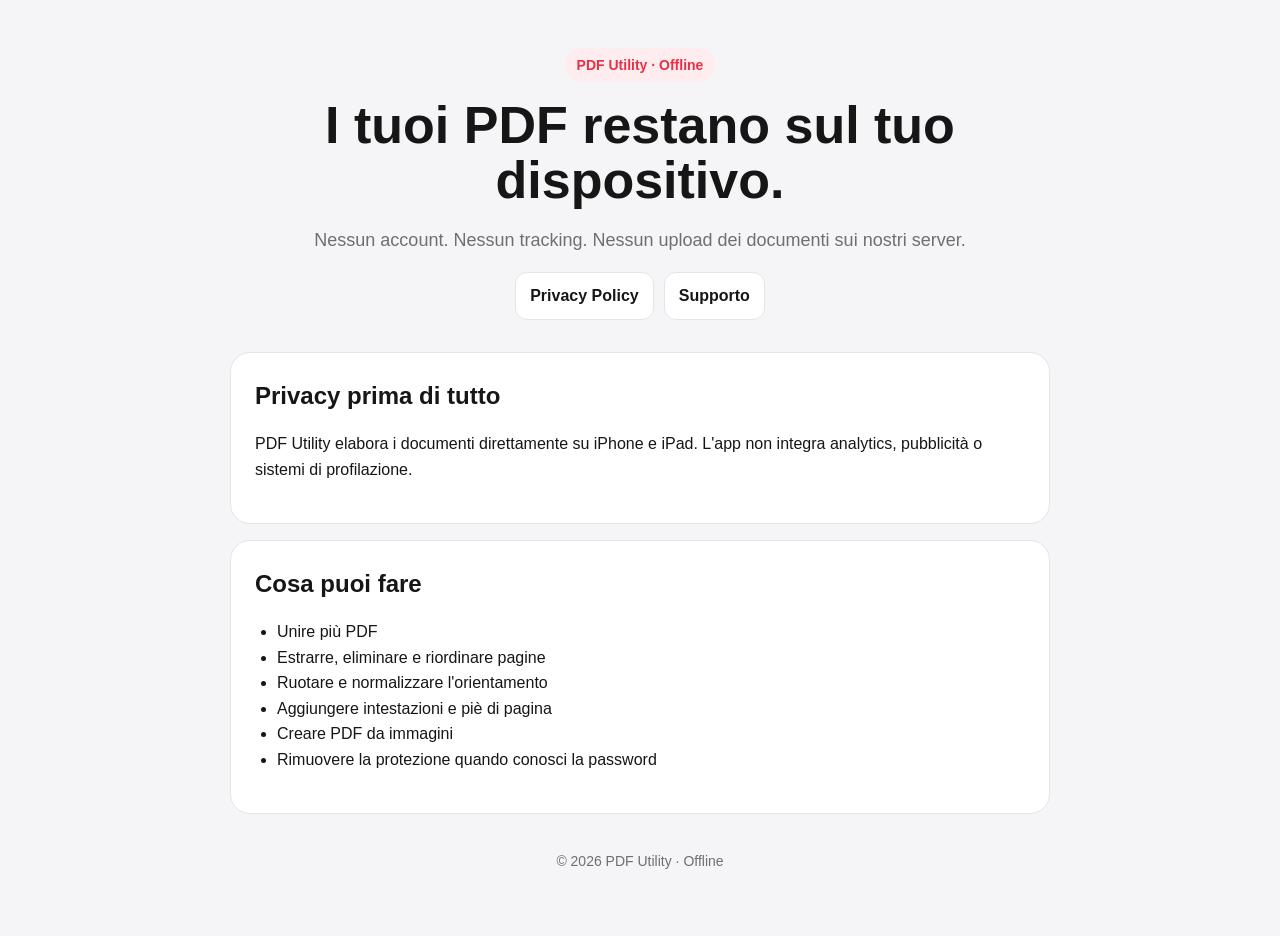
<file: index.html>
<!doctype html>
<html lang="it">
<head>
  <meta charset="utf-8">
  <meta name="viewport" content="width=device-width,initial-scale=1">
  <title>PDF Utility · Offline</title>
  <meta name="description" content="Strumenti PDF per iPhone e iPad. Nessun account, nessun tracking, nessun upload dei documenti.">
  <link rel="stylesheet" href="styles.css">
</head>
<body>
  <main class="wrap">
    <section class="hero">
      <span class="badge">PDF Utility · Offline</span>
      <h1>I tuoi PDF restano sul tuo dispositivo.</h1>
      <p class="subtitle">Nessun account. Nessun tracking. Nessun upload dei documenti sui nostri server.</p>
      <nav class="nav">
        <a href="privacy.html">Privacy Policy</a>
        <a href="support.html">Supporto</a>
      </nav>
    </section>

    <section class="card">
      <h2>Privacy prima di tutto</h2>
      <p>PDF Utility elabora i documenti direttamente su iPhone e iPad. L'app non integra analytics, pubblicità o sistemi di profilazione.</p>
    </section>

    <section class="card">
      <h2>Cosa puoi fare</h2>
      <ul>
        <li>Unire più PDF</li>
        <li>Estrarre, eliminare e riordinare pagine</li>
        <li>Ruotare e normalizzare l'orientamento</li>
        <li>Aggiungere intestazioni e piè di pagina</li>
        <li>Creare PDF da immagini</li>
        <li>Rimuovere la protezione quando conosci la password</li>
      </ul>
    </section>

    <footer class="footer">© 2026 PDF Utility · Offline</footer>
  </main>
</body>
</html>
</file>
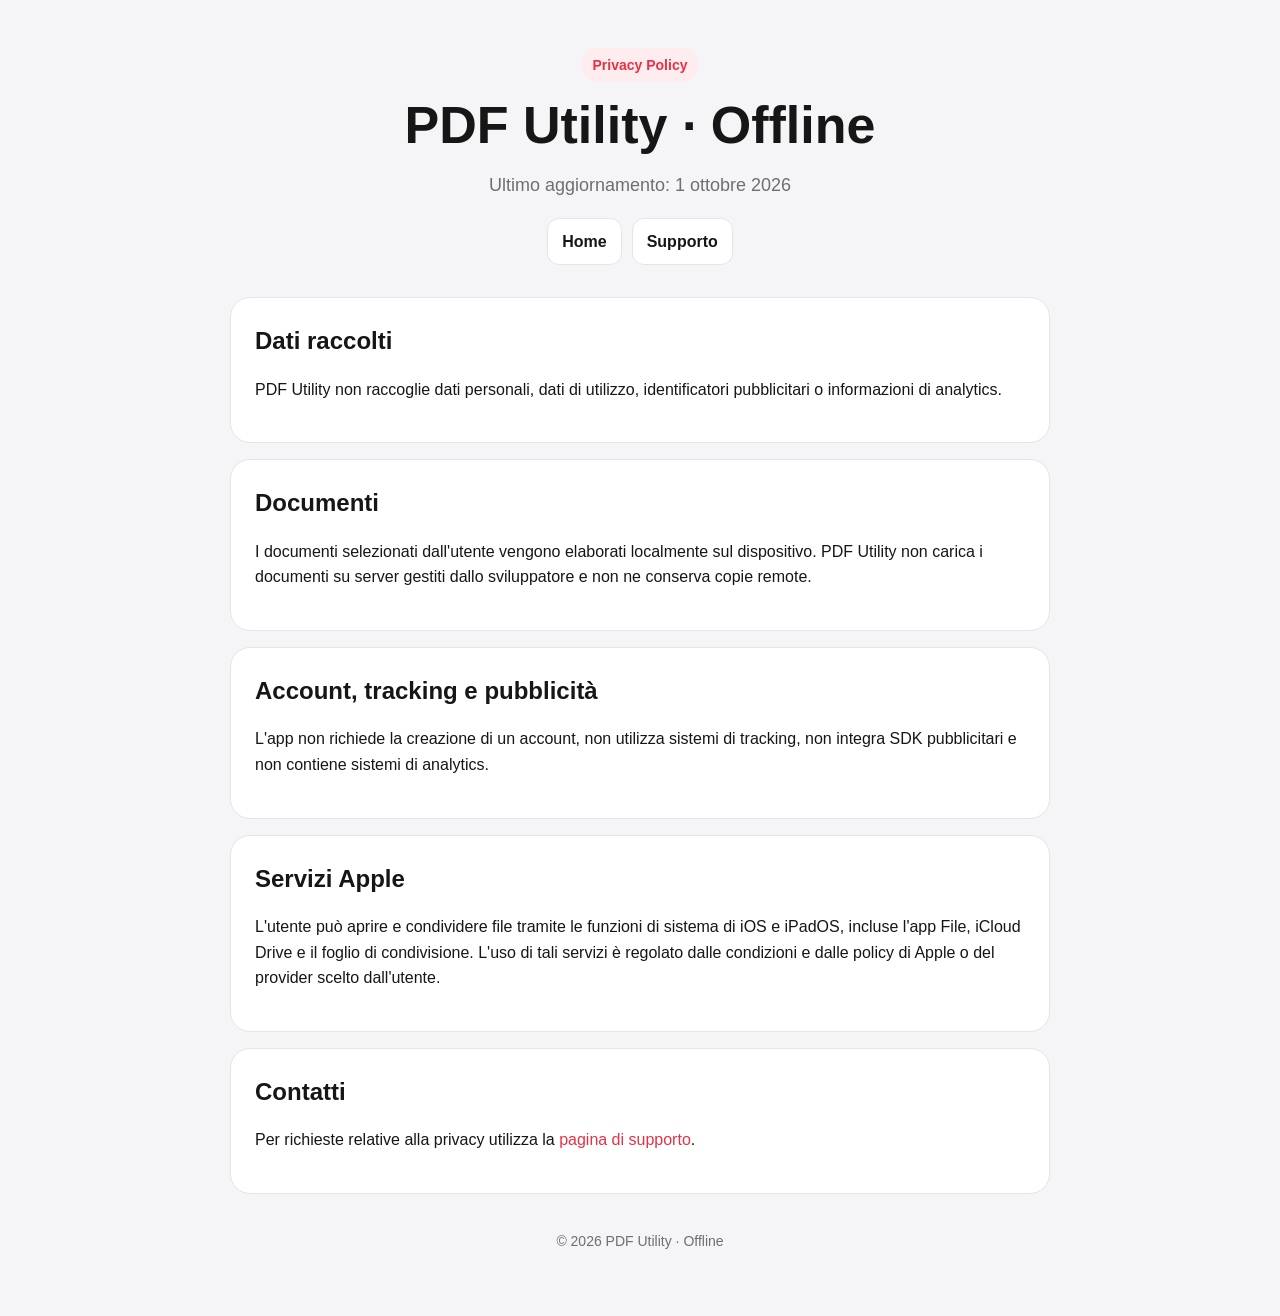
<file: privacy.html>
<!doctype html>
<html lang="it">
<head>
  <meta charset="utf-8">
  <meta name="viewport" content="width=device-width,initial-scale=1">
  <title>Privacy Policy — PDF Utility · Offline</title>
  <meta name="description" content="Privacy Policy di PDF Utility · Offline.">
  <link rel="stylesheet" href="styles.css">
</head>
<body>
  <main class="wrap">
    <section class="hero">
      <span class="badge">Privacy Policy</span>
      <h1>PDF Utility · Offline</h1>
      <p class="subtitle">Ultimo aggiornamento: 1 ottobre 2026</p>
      <nav class="nav">
        <a href="index.html">Home</a>
        <a href="support.html">Supporto</a>
      </nav>
    </section>

    <section class="card">
      <h2>Dati raccolti</h2>
      <p>PDF Utility non raccoglie dati personali, dati di utilizzo, identificatori pubblicitari o informazioni di analytics.</p>
    </section>

    <section class="card">
      <h2>Documenti</h2>
      <p>I documenti selezionati dall'utente vengono elaborati localmente sul dispositivo. PDF Utility non carica i documenti su server gestiti dallo sviluppatore e non ne conserva copie remote.</p>
    </section>

    <section class="card">
      <h2>Account, tracking e pubblicità</h2>
      <p>L'app non richiede la creazione di un account, non utilizza sistemi di tracking, non integra SDK pubblicitari e non contiene sistemi di analytics.</p>
    </section>

    <section class="card">
      <h2>Servizi Apple</h2>
      <p>L'utente può aprire e condividere file tramite le funzioni di sistema di iOS e iPadOS, incluse l'app File, iCloud Drive e il foglio di condivisione. L'uso di tali servizi è regolato dalle condizioni e dalle policy di Apple o del provider scelto dall'utente.</p>
    </section>

    <section class="card">
      <h2>Contatti</h2>
      <p>Per richieste relative alla privacy utilizza la <a href="support.html">pagina di supporto</a>.</p>
    </section>

    <footer class="footer">© 2026 PDF Utility · Offline</footer>
  </main>
</body>
</html>
</file>
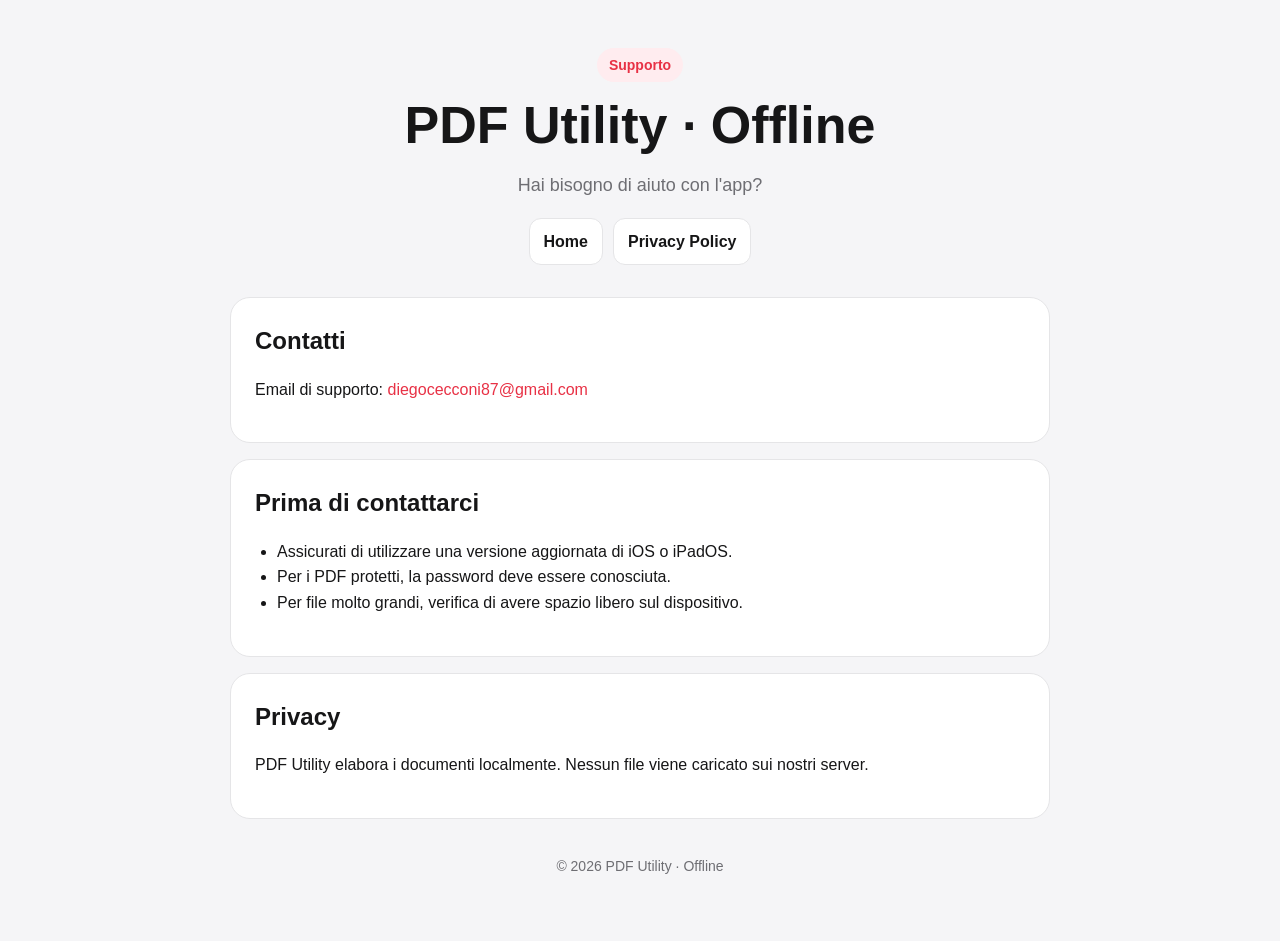
<file: support.html>
<!doctype html>
<html lang="it">
<head>
  <meta charset="utf-8">
  <meta name="viewport" content="width=device-width,initial-scale=1">
  <title>Supporto — PDF Utility · Offline</title>
  <meta name="description" content="Supporto per PDF Utility · Offline.">
  <link rel="stylesheet" href="styles.css">
</head>
<body>
  <main class="wrap">
    <section class="hero">
      <span class="badge">Supporto</span>
      <h1>PDF Utility · Offline</h1>
      <p class="subtitle">Hai bisogno di aiuto con l'app?</p>
      <nav class="nav">
        <a href="index.html">Home</a>
        <a href="privacy.html">Privacy Policy</a>
      </nav>
    </section>

    <section class="card">
      <h2>Contatti</h2>
      <p>Email di supporto: <a href="mailto:diegocecconi87@gmail.com">diegocecconi87@gmail.com</a></p>
    </section>

    <section class="card">
      <h2>Prima di contattarci</h2>
      <ul>
        <li>Assicurati di utilizzare una versione aggiornata di iOS o iPadOS.</li>
        <li>Per i PDF protetti, la password deve essere conosciuta.</li>
        <li>Per file molto grandi, verifica di avere spazio libero sul dispositivo.</li>
      </ul>
    </section>

    <section class="card">
      <h2>Privacy</h2>
      <p>PDF Utility elabora i documenti localmente. Nessun file viene caricato sui nostri server.</p>
    </section>

    <footer class="footer">© 2026 PDF Utility · Offline</footer>
  </main>
</body>
</html>
</file>
<file: styles.css>
:root{
  --bg:#f5f5f7;
  --card:#ffffff;
  --text:#161617;
  --muted:#6e6e73;
  --accent:#e83145;
  --border:#e5e5e7;
}
*{box-sizing:border-box}
body{
  margin:0;
  font-family:-apple-system,BlinkMacSystemFont,"SF Pro Text","Segoe UI",sans-serif;
  background:var(--bg);
  color:var(--text);
  line-height:1.6;
}
.wrap{max-width:860px;margin:0 auto;padding:48px 20px 64px}
.hero{text-align:center;margin-bottom:32px}
.badge{display:inline-block;padding:6px 12px;border-radius:999px;background:#ffecef;color:var(--accent);font-weight:700;font-size:14px}
h1{font-size:clamp(32px,6vw,52px);line-height:1.05;margin:16px 0 10px}
.subtitle{color:var(--muted);font-size:18px}
.card{background:var(--card);border:1px solid var(--border);border-radius:20px;padding:24px;margin:16px 0}
h2{font-size:24px;margin:0 0 10px}
a{color:var(--accent);text-decoration:none}
a:hover{text-decoration:underline}
.nav{display:flex;gap:10px;flex-wrap:wrap;justify-content:center;margin-top:18px}
.nav a{display:inline-block;padding:10px 14px;border-radius:12px;background:var(--card);border:1px solid var(--border);color:var(--text);font-weight:600}
.footer{margin-top:36px;text-align:center;color:var(--muted);font-size:14px}
ul{padding-left:22px}
code{background:#f0f0f2;padding:2px 6px;border-radius:6px}
.notice{border-left:4px solid var(--accent);padding-left:14px}
</file>
